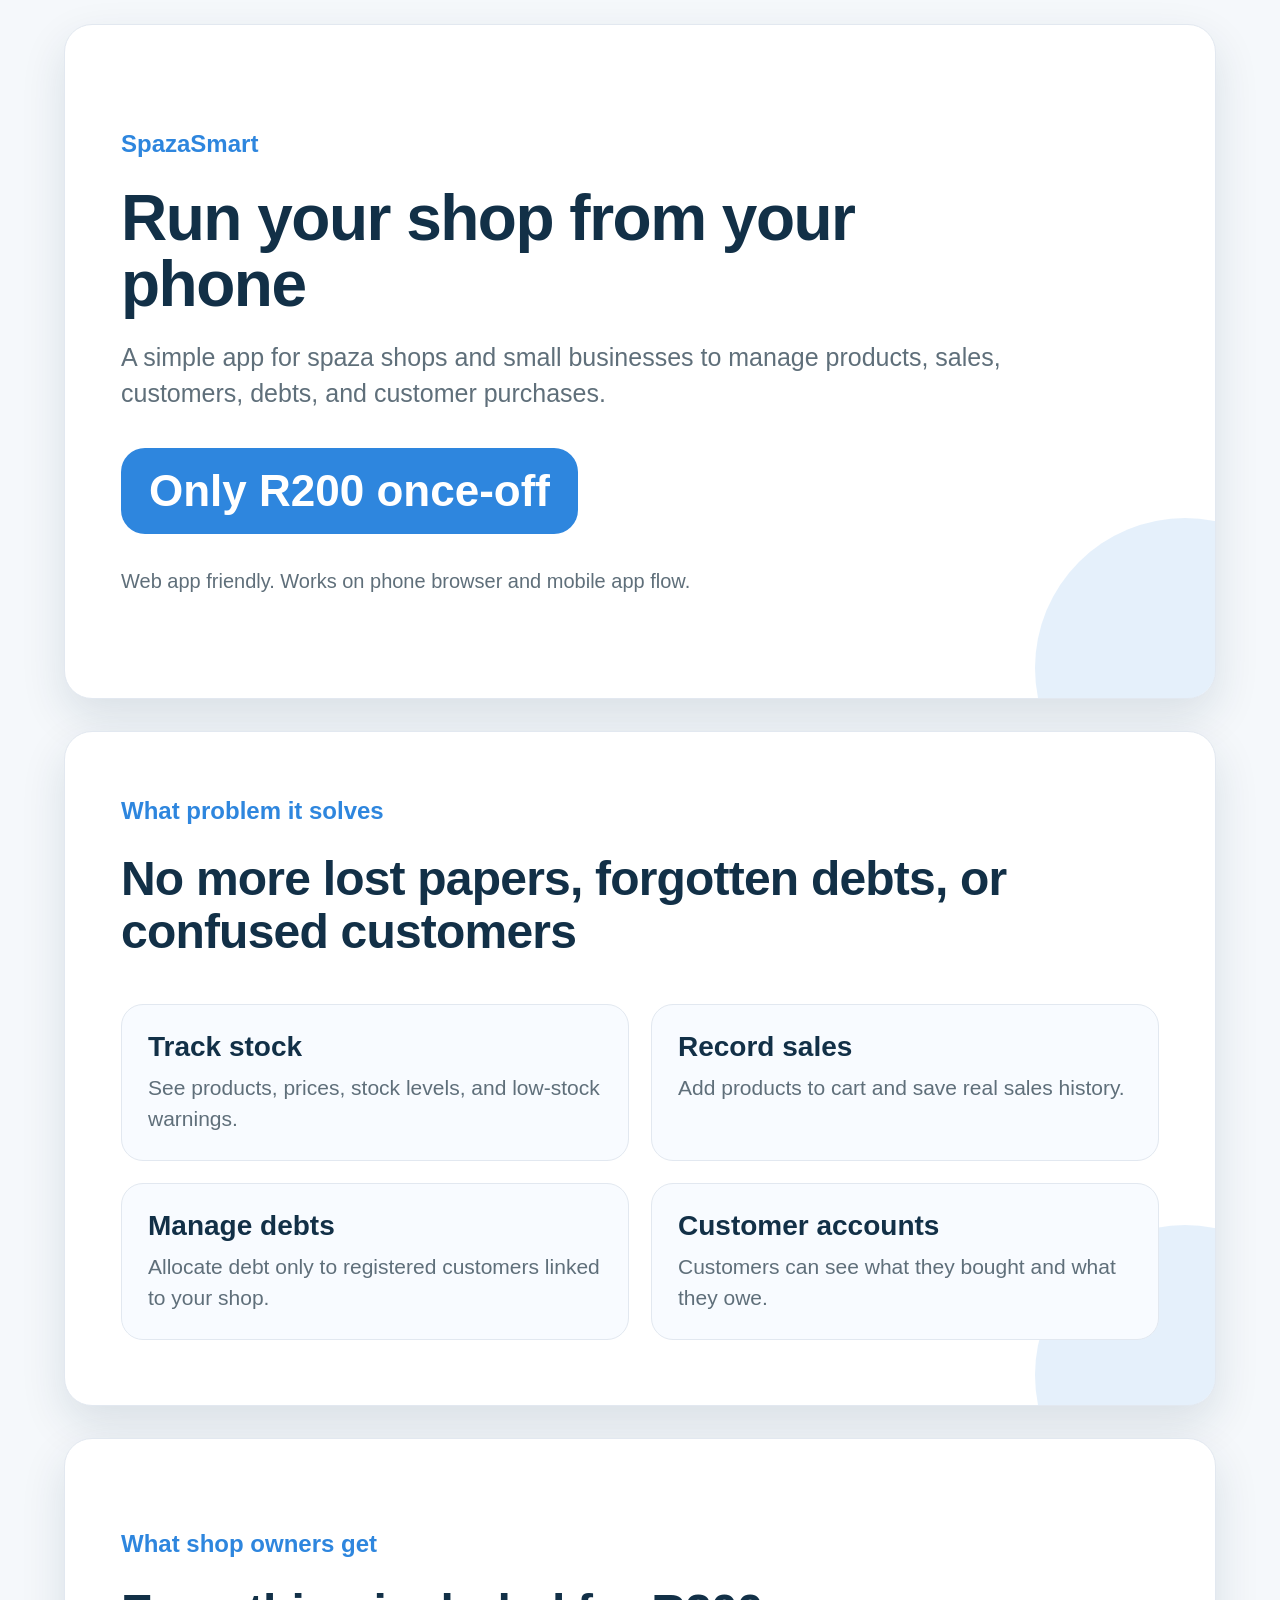
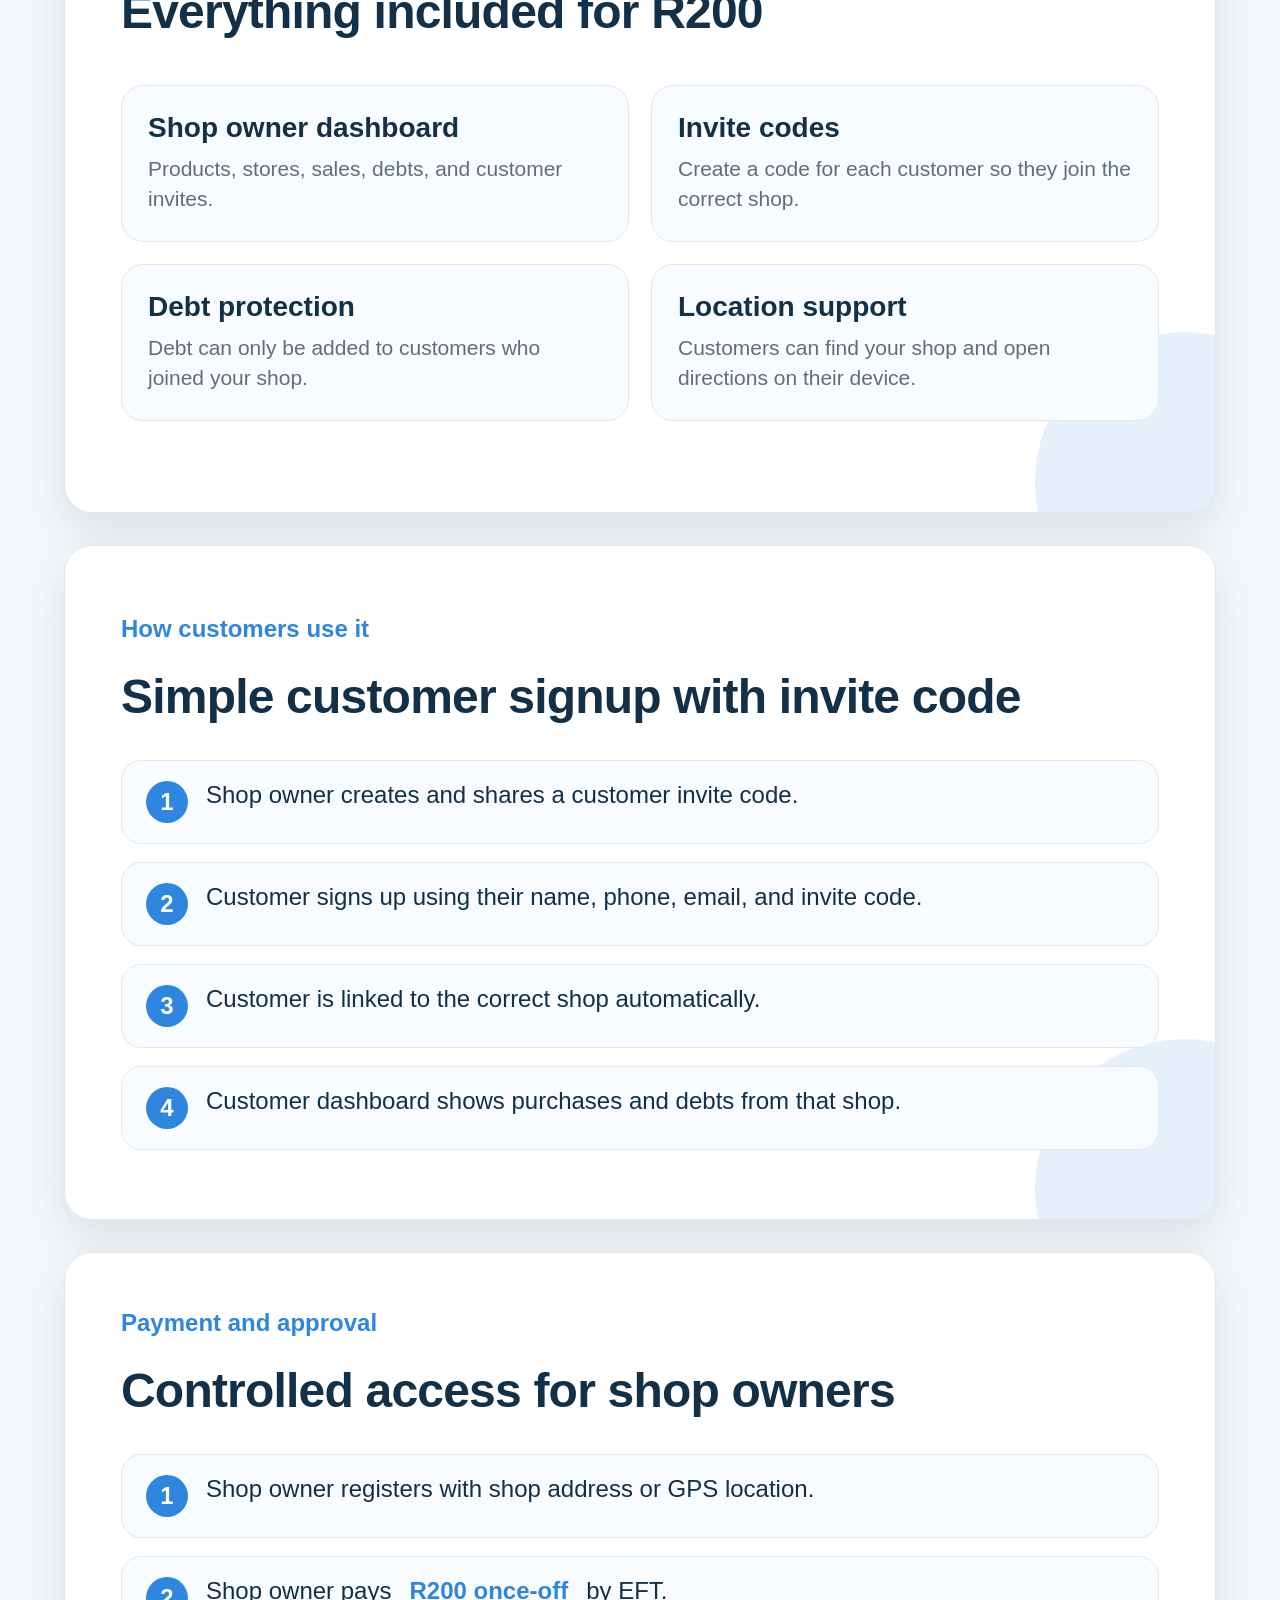
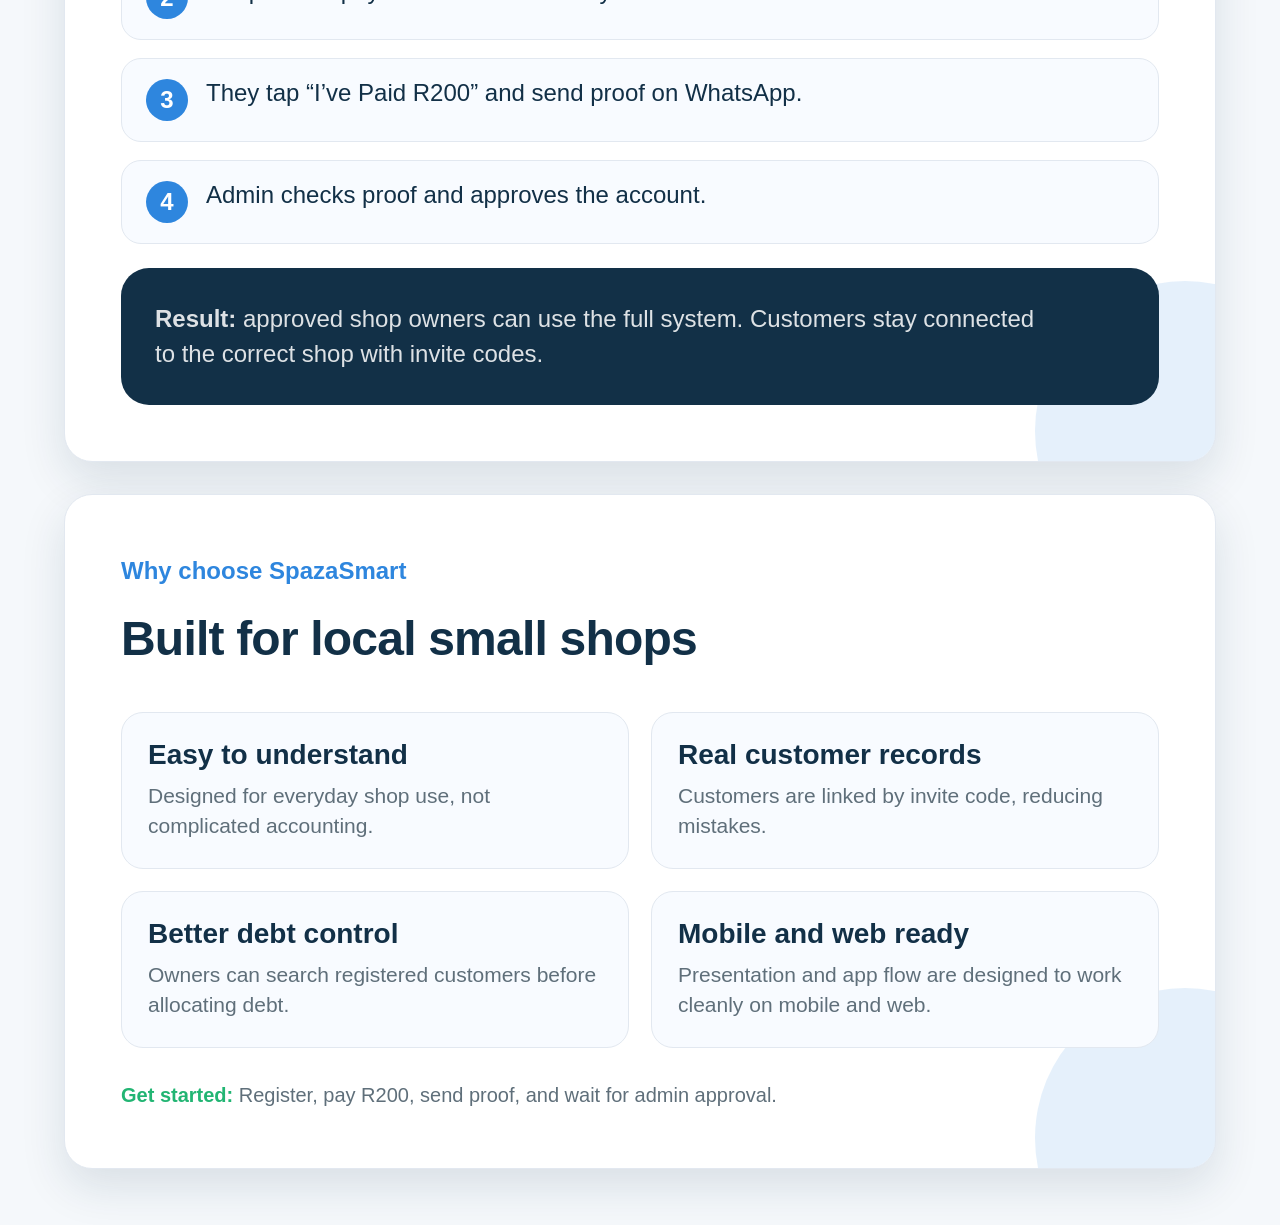
<file: a0-project/assets/presentation/customer-presentation.html>
<!doctype html>
<html lang="en">
<head>
  <meta charset="utf-8" />
  <meta name="viewport" content="width=device-width, initial-scale=1" />
  <title>SpazaSmart Customer Presentation</title>
  <style>
    :root {
      --blue: #2E86DE;
      --dark: #123047;
      --muted: #5F6F7A;
      --green: #22B573;
      --red: #E44D5E;
      --bg: #F5F8FB;
      --card: #FFFFFF;
      --border: #E2E8F0;
    }

    * { box-sizing: border-box; }

    body {
      margin: 0;
      background: var(--bg);
      color: var(--dark);
      font-family: Arial, Helvetica, sans-serif;
    }

    .deck {
      width: 100%;
      max-width: 1200px;
      margin: 0 auto;
      padding: 24px;
    }

    .slide {
      width: 100%;
      min-height: 675px;
      background: var(--card);
      border: 1px solid var(--border);
      border-radius: 28px;
      box-shadow: 0 18px 45px rgba(18, 48, 71, 0.12);
      margin: 0 0 32px;
      padding: 56px;
      page-break-after: always;
      display: flex;
      flex-direction: column;
      justify-content: center;
      overflow: hidden;
      position: relative;
    }

    .slide::after {
      content: "";
      position: absolute;
      right: -120px;
      bottom: -120px;
      width: 300px;
      height: 300px;
      border-radius: 50%;
      background: rgba(46, 134, 222, 0.12);
    }

    .brand {
      display: inline-flex;
      align-items: center;
      gap: 12px;
      color: var(--blue);
      font-weight: 800;
      font-size: 24px;
      margin-bottom: 28px;
    }

    h1 {
      font-size: 64px;
      line-height: 1.02;
      margin: 0 0 22px;
      letter-spacing: -1.5px;
      max-width: 900px;
    }

    h2 {
      font-size: 48px;
      line-height: 1.1;
      margin: 0 0 28px;
      letter-spacing: -0.8px;
    }

    p {
      font-size: 25px;
      line-height: 1.45;
      margin: 0 0 18px;
      color: var(--muted);
      max-width: 900px;
    }

    .price {
      display: inline-block;
      background: var(--blue);
      color: white;
      font-size: 44px;
      font-weight: 900;
      border-radius: 24px;
      padding: 18px 28px;
      margin-top: 18px;
      width: fit-content;
    }

    .grid {
      display: grid;
      grid-template-columns: repeat(2, minmax(0, 1fr));
      gap: 22px;
      margin-top: 18px;
      position: relative;
      z-index: 1;
    }

    .card {
      background: #F8FBFF;
      border: 1px solid var(--border);
      border-radius: 22px;
      padding: 26px;
    }

    .card h3 {
      font-size: 28px;
      margin: 0 0 10px;
      color: var(--dark);
    }

    .card p {
      font-size: 21px;
      margin: 0;
    }

    .steps {
      counter-reset: step;
      display: grid;
      gap: 18px;
      margin-top: 8px;
      position: relative;
      z-index: 1;
    }

    .step {
      display: flex;
      gap: 18px;
      align-items: flex-start;
      background: #F8FBFF;
      border: 1px solid var(--border);
      border-radius: 20px;
      padding: 20px 24px;
      font-size: 24px;
      color: var(--dark);
    }

    .step::before {
      counter-increment: step;
      content: counter(step);
      width: 42px;
      height: 42px;
      min-width: 42px;
      border-radius: 50%;
      background: var(--blue);
      color: white;
      display: inline-flex;
      align-items: center;
      justify-content: center;
      font-weight: 800;
    }

    .highlight {
      color: var(--blue);
      font-weight: 800;
    }

    .success {
      color: var(--green);
      font-weight: 800;
    }

    .footer {
      margin-top: 36px;
      font-size: 20px;
      color: var(--muted);
      position: relative;
      z-index: 1;
    }

    .cta {
      background: var(--dark);
      color: white;
      border-radius: 28px;
      padding: 34px;
      margin-top: 24px;
      position: relative;
      z-index: 1;
    }

    .cta p {
      color: rgba(255,255,255,0.86);
      font-size: 24px;
      margin: 0;
    }

    @media print {
      body { background: white; }
      .deck { padding: 0; max-width: none; }
      .slide {
        border-radius: 0;
        box-shadow: none;
        border: 0;
        min-height: 100vh;
        margin: 0;
      }
    }

    @media (max-width: 760px) {
      .deck { padding: 12px; }
      .slide { min-height: 640px; padding: 30px; border-radius: 22px; }
      h1 { font-size: 42px; }
      h2 { font-size: 34px; }
      p { font-size: 20px; }
      .grid { grid-template-columns: 1fr; }
      .card h3 { font-size: 23px; }
      .card p, .step { font-size: 18px; }
      .price { font-size: 32px; }
    }
  </style>
</head>
<body>
  <main class="deck">
    <section class="slide">
      <div class="brand">SpazaSmart</div>
      <h1>Run your shop from your phone</h1>
      <p>A simple app for spaza shops and small businesses to manage products, sales, customers, debts, and customer purchases.</p>
      <div class="price">Only R200 once-off</div>
      <div class="footer">Web app friendly. Works on phone browser and mobile app flow.</div>
    </section>

    <section class="slide">
      <div class="brand">What problem it solves</div>
      <h2>No more lost papers, forgotten debts, or confused customers</h2>
      <div class="grid">
        <div class="card">
          <h3>Track stock</h3>
          <p>See products, prices, stock levels, and low-stock warnings.</p>
        </div>
        <div class="card">
          <h3>Record sales</h3>
          <p>Add products to cart and save real sales history.</p>
        </div>
        <div class="card">
          <h3>Manage debts</h3>
          <p>Allocate debt only to registered customers linked to your shop.</p>
        </div>
        <div class="card">
          <h3>Customer accounts</h3>
          <p>Customers can see what they bought and what they owe.</p>
        </div>
      </div>
    </section>

    <section class="slide">
      <div class="brand">What shop owners get</div>
      <h2>Everything included for R200</h2>
      <div class="grid">
        <div class="card">
          <h3>Shop owner dashboard</h3>
          <p>Products, stores, sales, debts, and customer invites.</p>
        </div>
        <div class="card">
          <h3>Invite codes</h3>
          <p>Create a code for each customer so they join the correct shop.</p>
        </div>
        <div class="card">
          <h3>Debt protection</h3>
          <p>Debt can only be added to customers who joined your shop.</p>
        </div>
        <div class="card">
          <h3>Location support</h3>
          <p>Customers can find your shop and open directions on their device.</p>
        </div>
      </div>
    </section>

    <section class="slide">
      <div class="brand">How customers use it</div>
      <h2>Simple customer signup with invite code</h2>
      <div class="steps">
        <div class="step">Shop owner creates and shares a customer invite code.</div>
        <div class="step">Customer signs up using their name, phone, email, and invite code.</div>
        <div class="step">Customer is linked to the correct shop automatically.</div>
        <div class="step">Customer dashboard shows purchases and debts from that shop.</div>
      </div>
    </section>

    <section class="slide">
      <div class="brand">Payment and approval</div>
      <h2>Controlled access for shop owners</h2>
      <div class="steps">
        <div class="step">Shop owner registers with shop address or GPS location.</div>
        <div class="step">Shop owner pays <span class="highlight">R200 once-off</span> by EFT.</div>
        <div class="step">They tap “I’ve Paid R200” and send proof on WhatsApp.</div>
        <div class="step">Admin checks proof and approves the account.</div>
      </div>
      <div class="cta">
        <p><strong>Result:</strong> approved shop owners can use the full system. Customers stay connected to the correct shop with invite codes.</p>
      </div>
    </section>

    <section class="slide">
      <div class="brand">Why choose SpazaSmart</div>
      <h2>Built for local small shops</h2>
      <div class="grid">
        <div class="card">
          <h3>Easy to understand</h3>
          <p>Designed for everyday shop use, not complicated accounting.</p>
        </div>
        <div class="card">
          <h3>Real customer records</h3>
          <p>Customers are linked by invite code, reducing mistakes.</p>
        </div>
        <div class="card">
          <h3>Better debt control</h3>
          <p>Owners can search registered customers before allocating debt.</p>
        </div>
        <div class="card">
          <h3>Mobile and web ready</h3>
          <p>Presentation and app flow are designed to work cleanly on mobile and web.</p>
        </div>
      </div>
      <div class="footer"><span class="success">Get started:</span> Register, pay R200, send proof, and wait for admin approval.</div>
    </section>
  </main>
</body>
</html>
</file>
